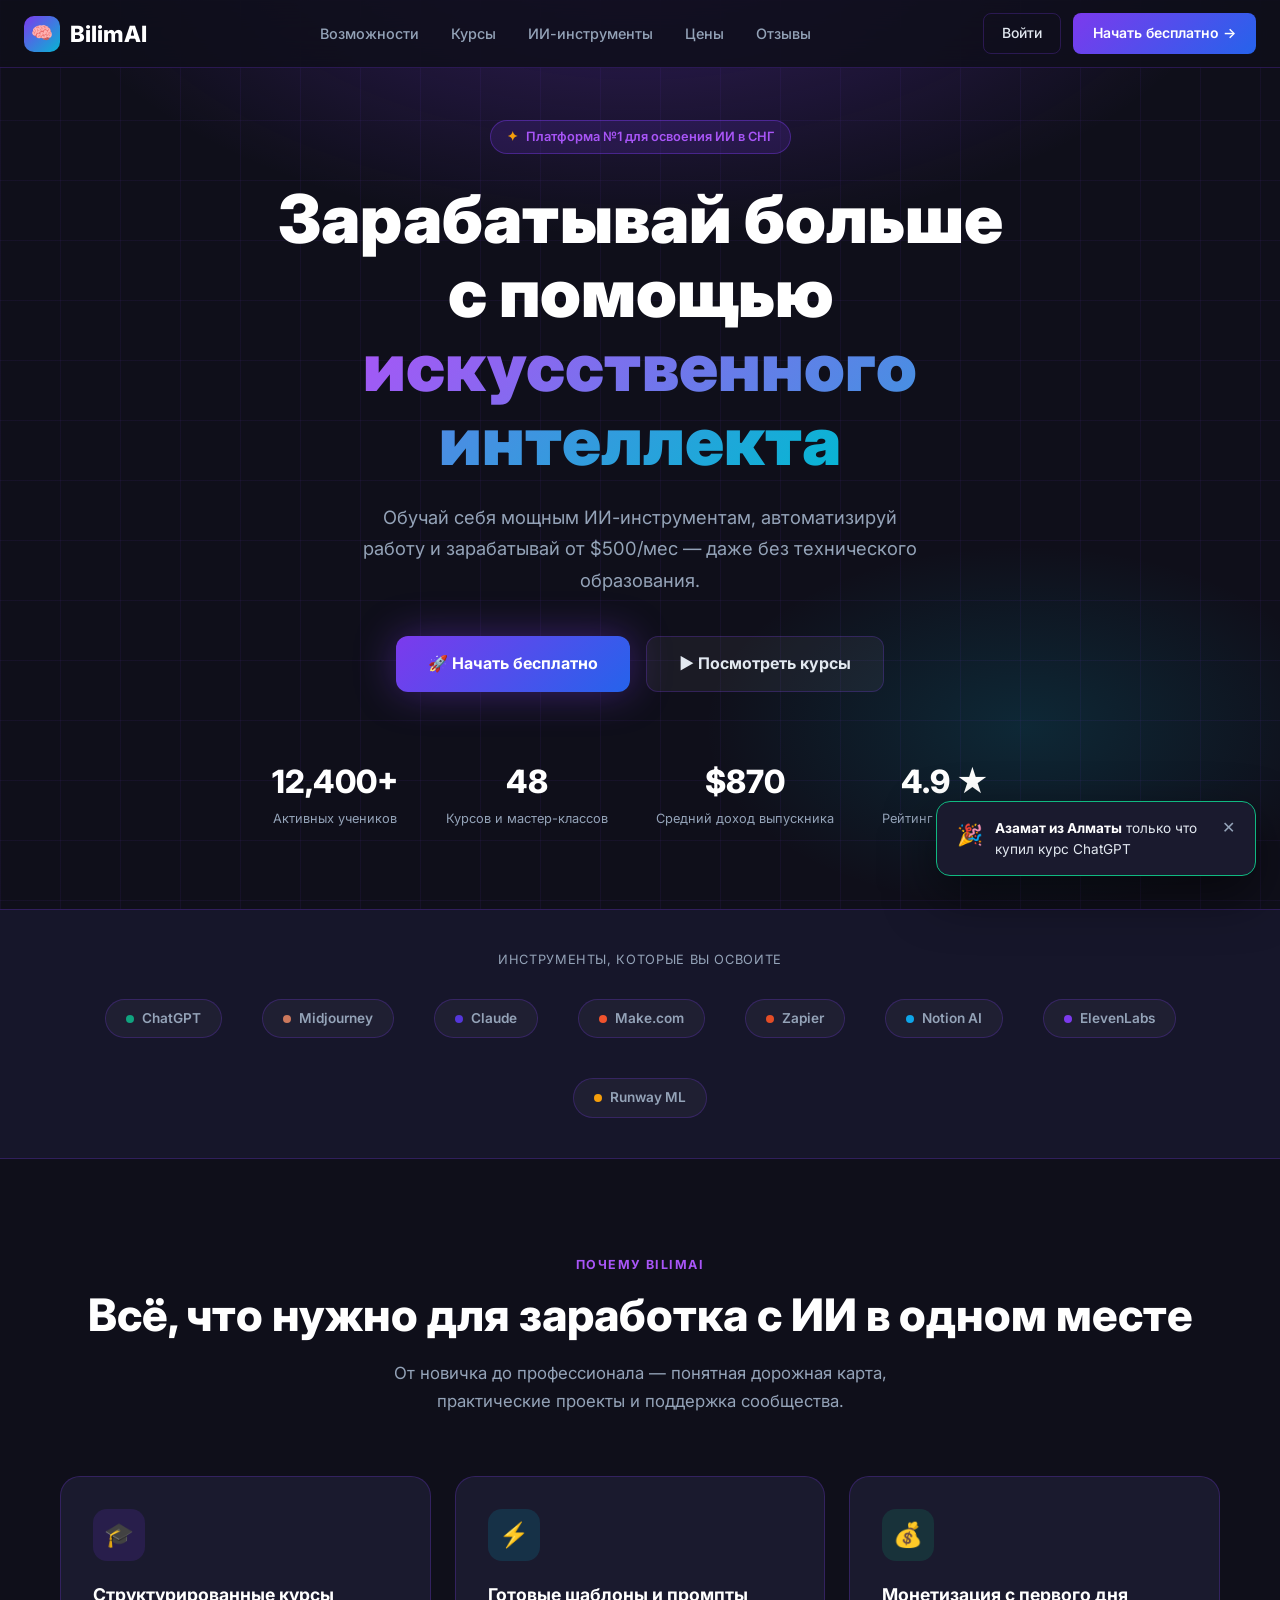
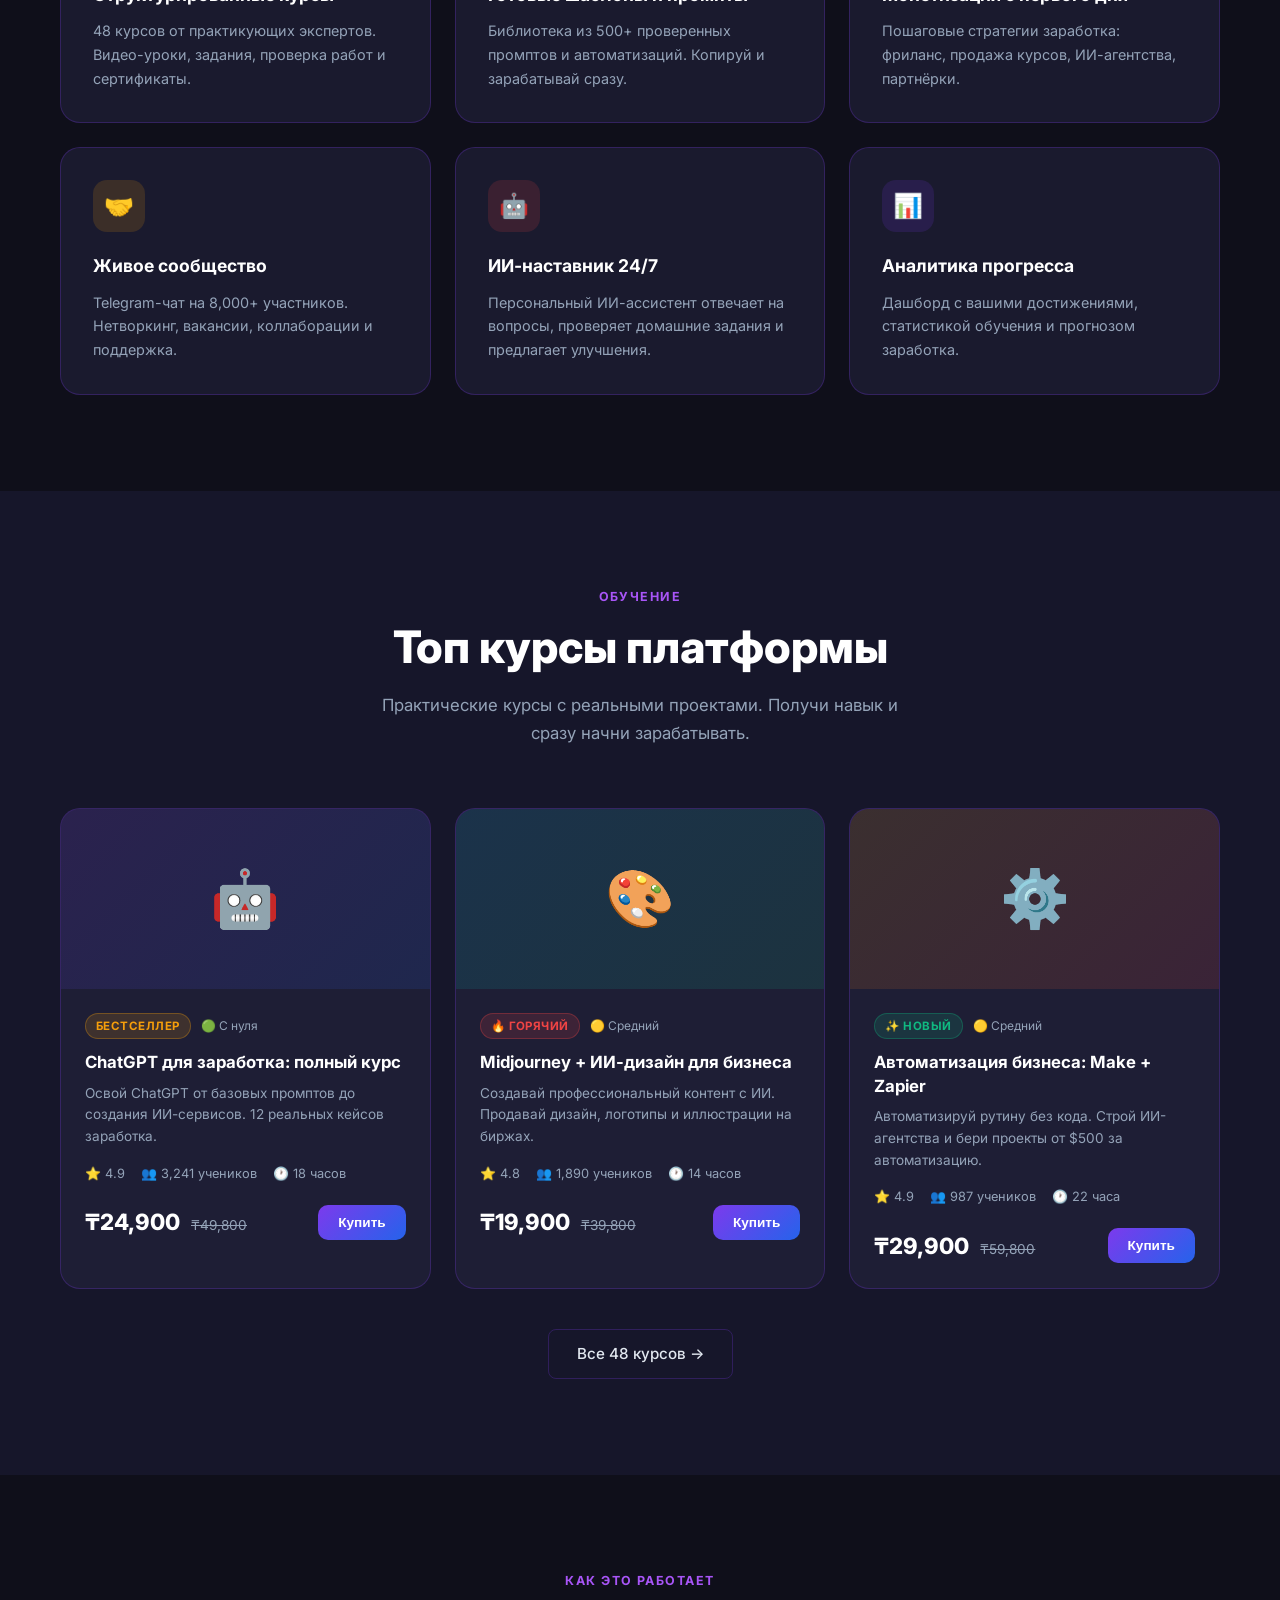
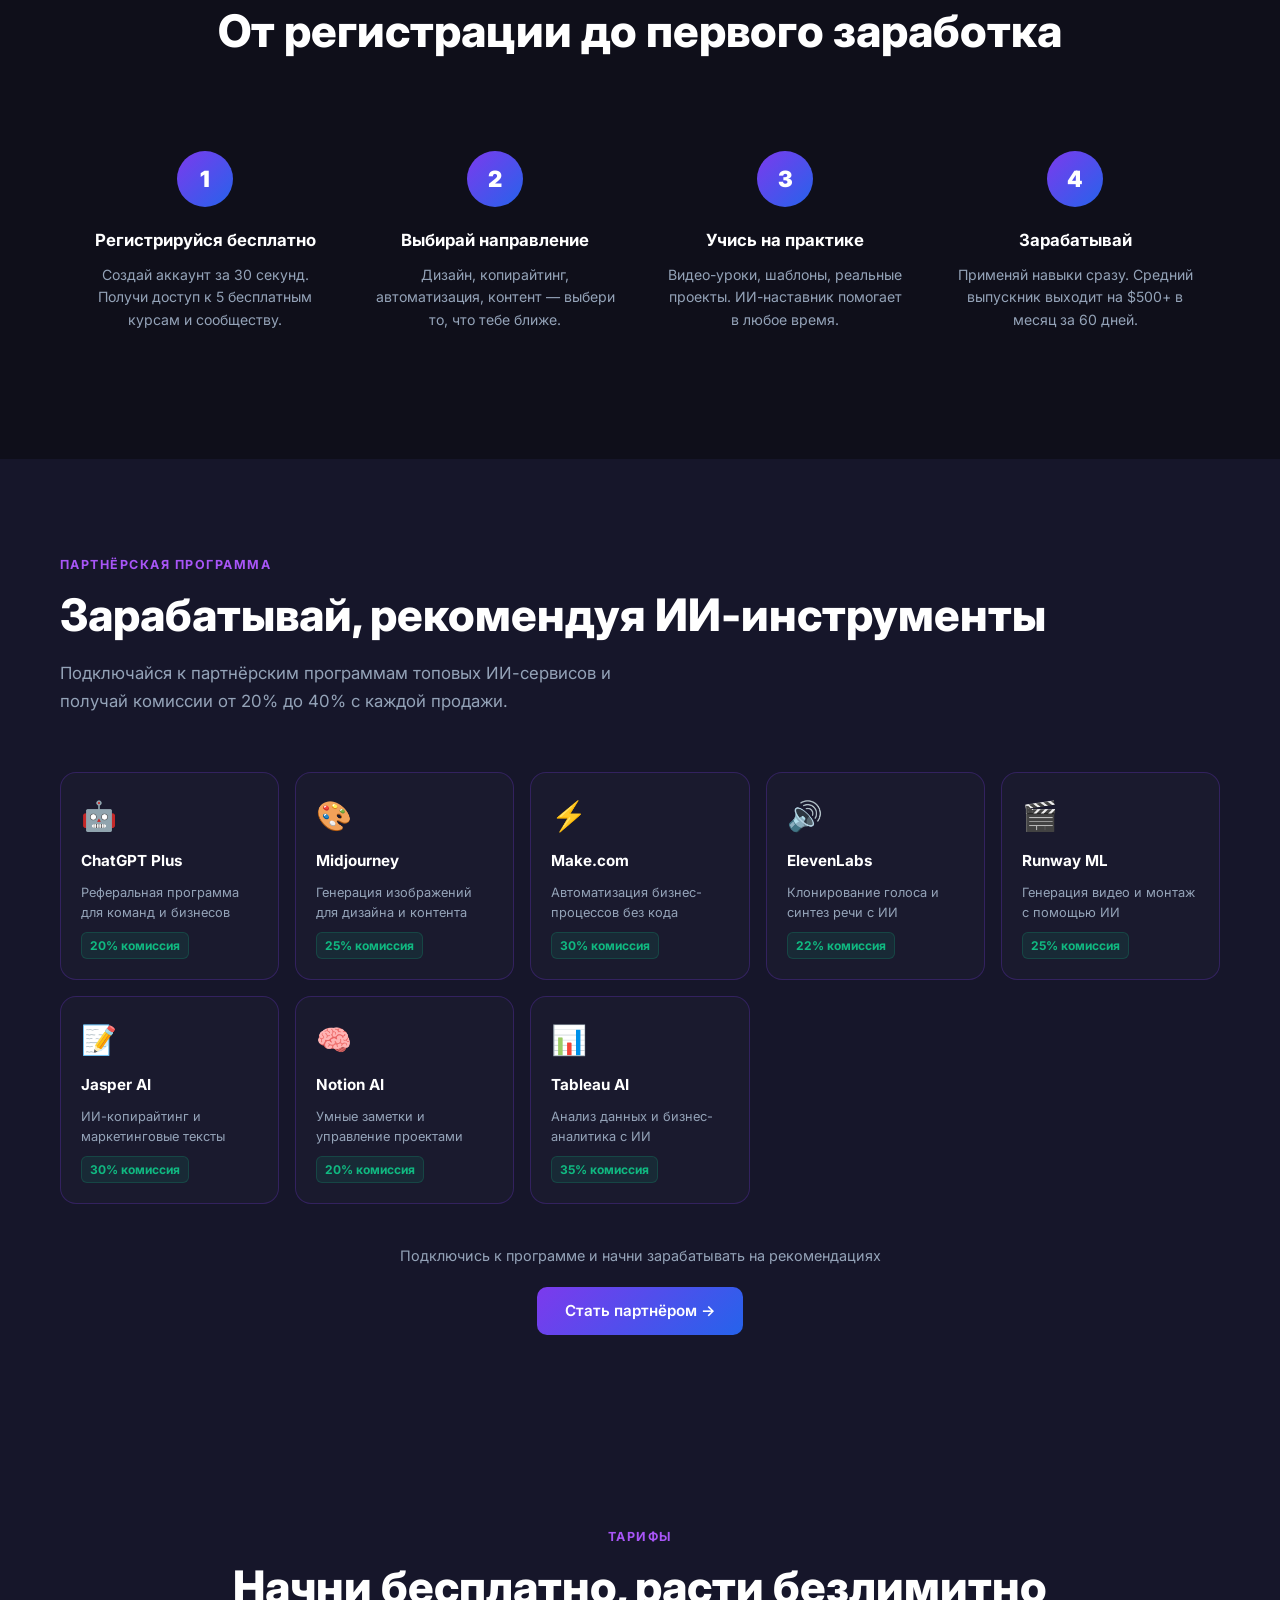
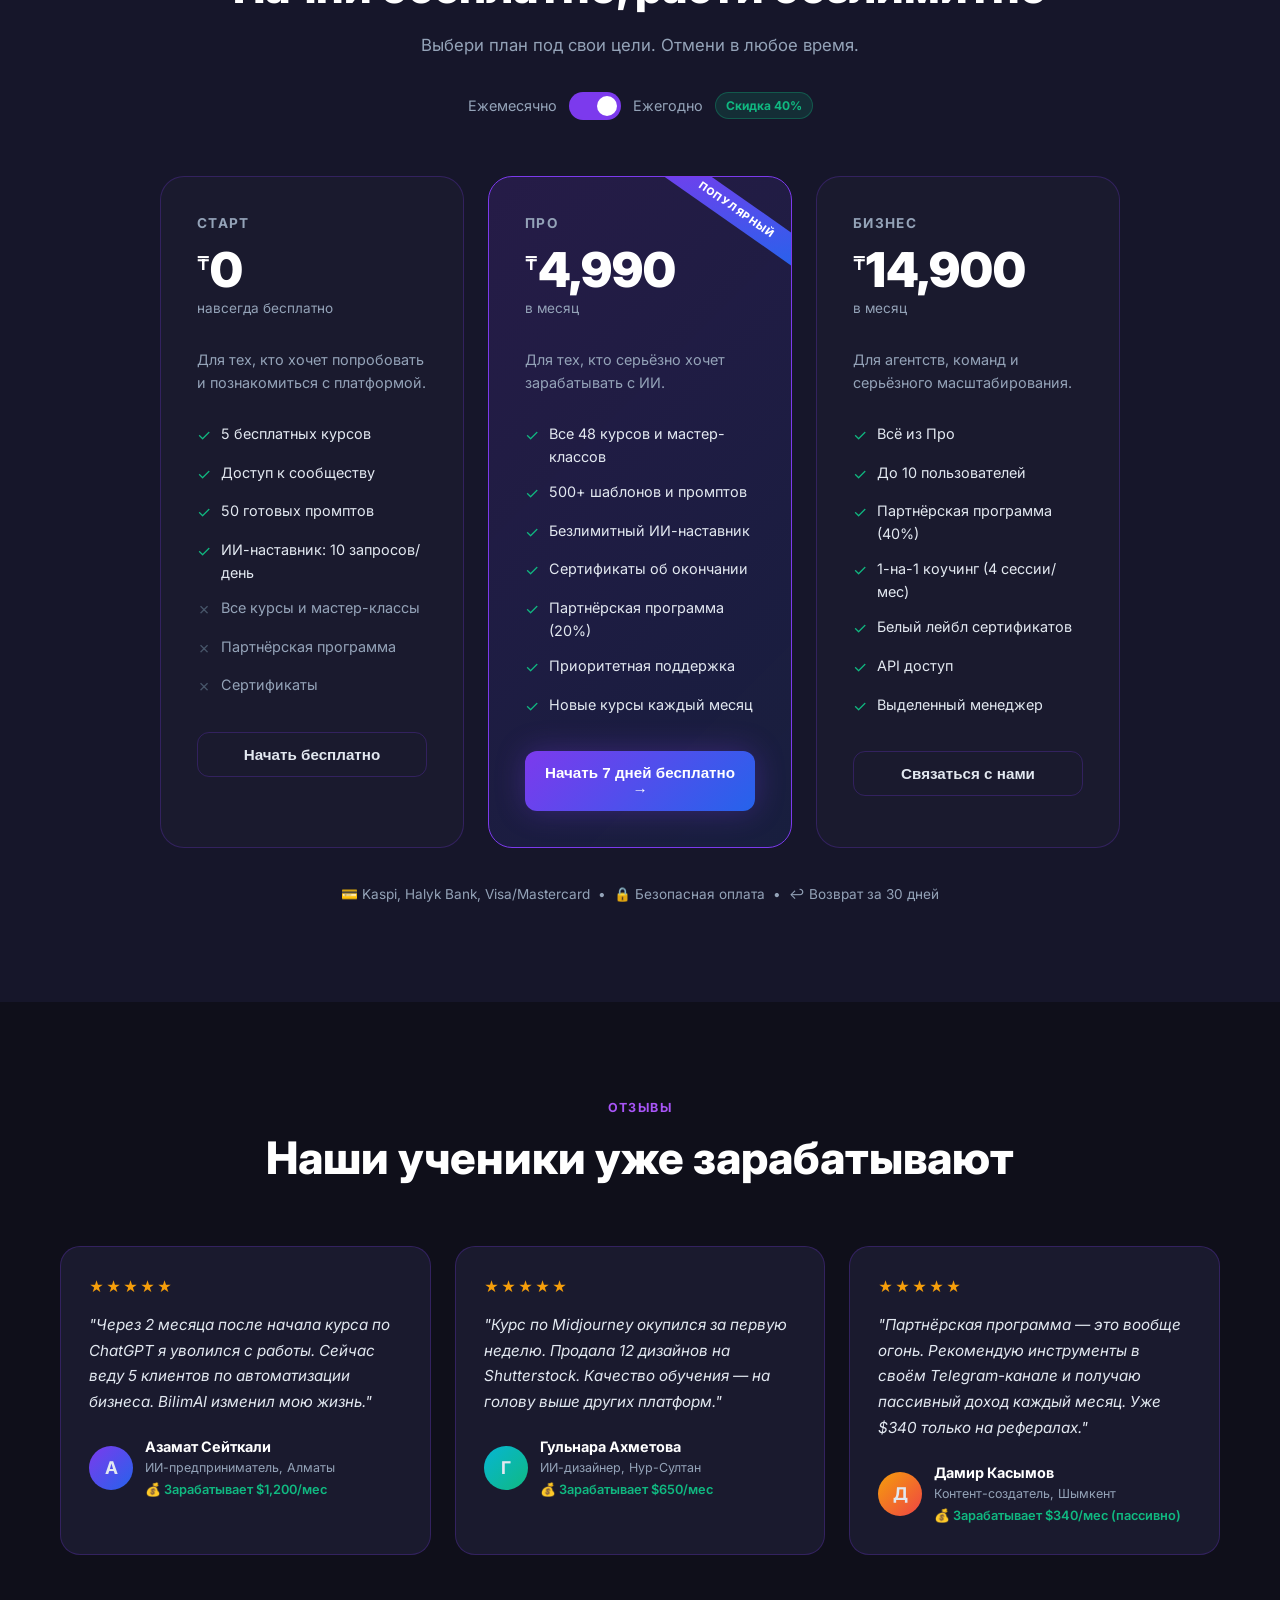
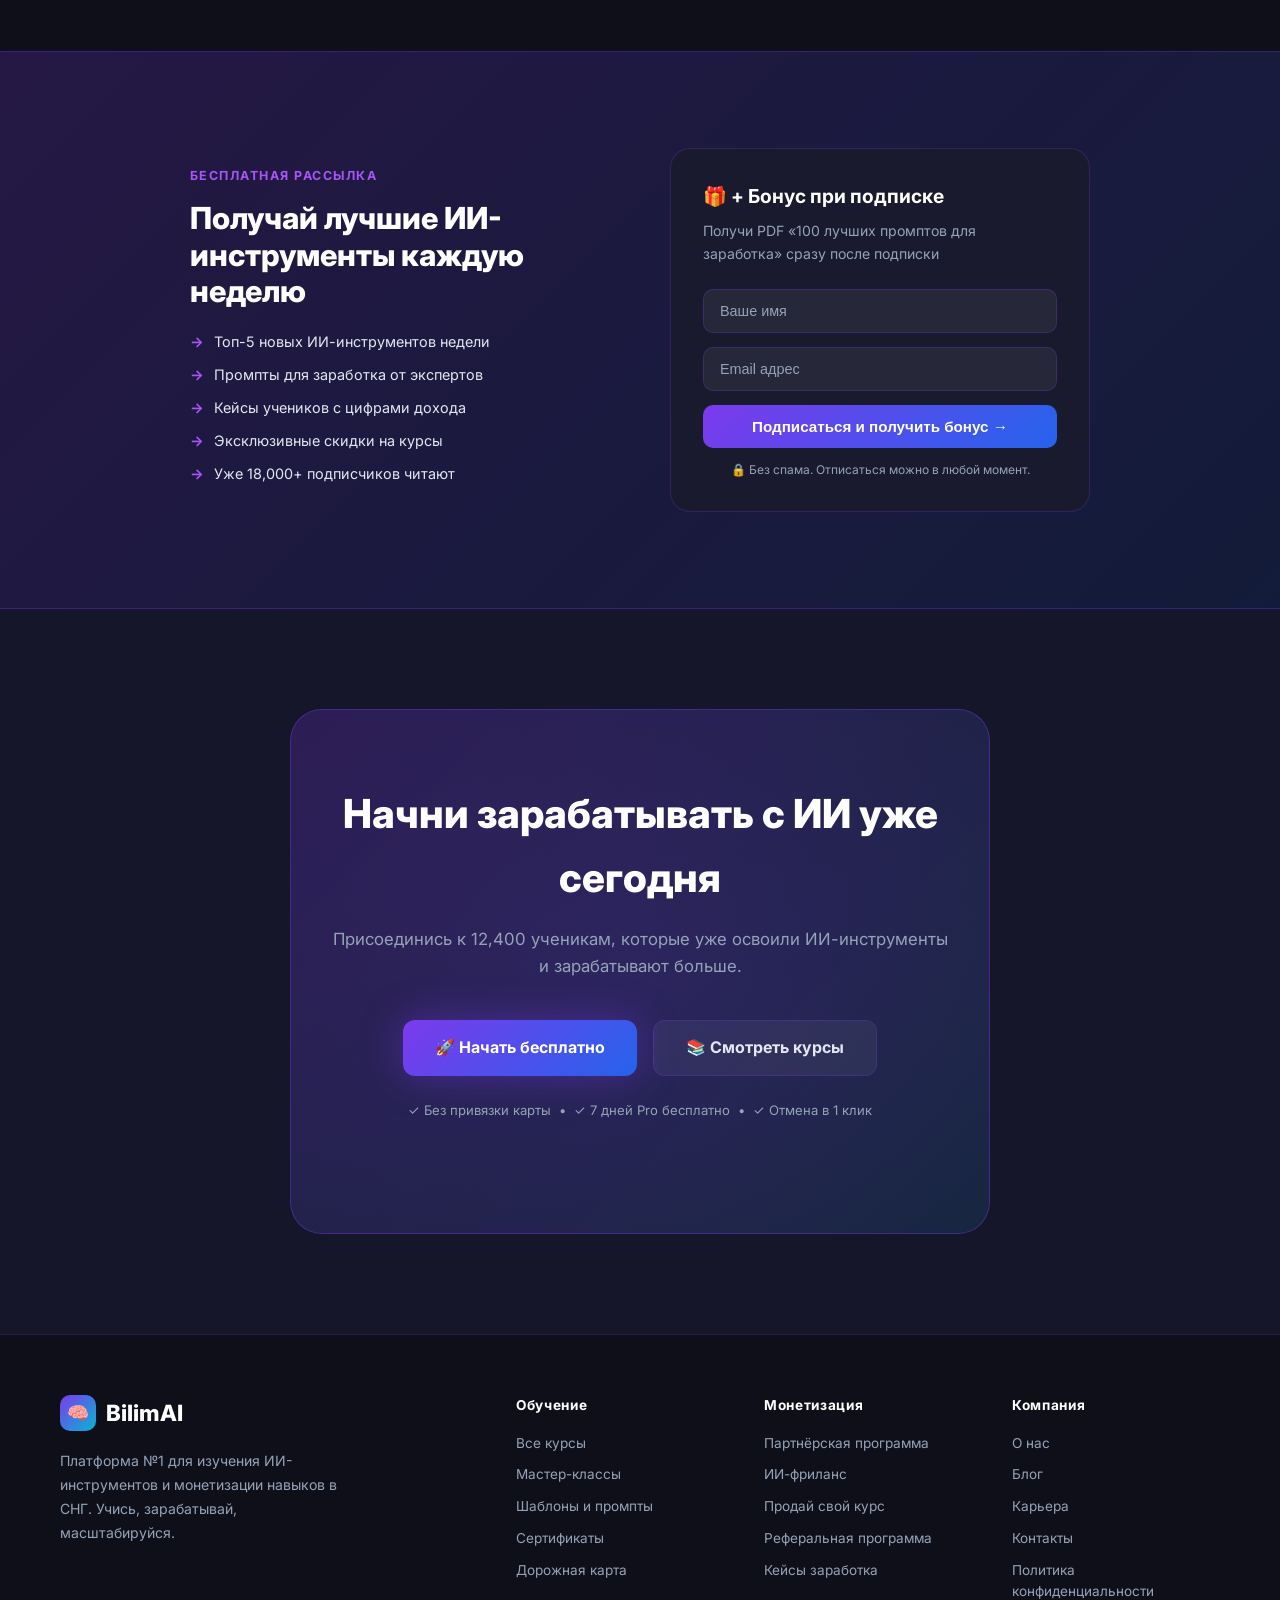
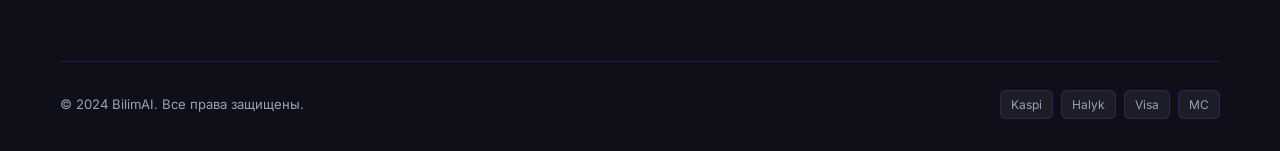
<file: index.html>
<!DOCTYPE html>
<html lang="ru">
<head>
  <meta charset="UTF-8" />
  <meta name="viewport" content="width=device-width, initial-scale=1.0" />
  <title>BilimAI — Освой ИИ и зарабатывай больше</title>
  <meta name="description" content="Лучшая платформа для изучения ИИ-инструментов. Курсы, автоматизация, заработок с ИИ." />
  <link rel="preconnect" href="https://fonts.googleapis.com" />
  <link href="https://fonts.googleapis.com/css2?family=Inter:wght@300;400;500;600;700;800;900&display=swap" rel="stylesheet" />
  <style>
    *, *::before, *::after { box-sizing: border-box; margin: 0; padding: 0; }

    :root {
      --purple: #7c3aed;
      --purple-light: #a855f7;
      --blue: #2563eb;
      --cyan: #06b6d4;
      --dark: #0f0f1a;
      --dark2: #16162a;
      --dark3: #1e1e35;
      --card: #1a1a2e;
      --border: rgba(124,58,237,0.25);
      --text: #e2e8f0;
      --muted: #94a3b8;
      --white: #ffffff;
      --green: #10b981;
      --gold: #f59e0b;
    }

    html { scroll-behavior: smooth; }

    body {
      font-family: 'Inter', sans-serif;
      background: var(--dark);
      color: var(--text);
      line-height: 1.6;
      overflow-x: hidden;
    }

    nav {
      position: fixed; top: 0; left: 0; right: 0; z-index: 100;
      background: rgba(15,15,26,0.85);
      backdrop-filter: blur(20px);
      border-bottom: 1px solid var(--border);
      padding: 0 24px;
      height: 68px;
      display: flex; align-items: center; justify-content: space-between;
    }
    .nav-logo {
      display: flex; align-items: center; gap: 10px;
      font-size: 1.4rem; font-weight: 800; color: var(--white);
      text-decoration: none;
    }
    .nav-logo .logo-icon {
      width: 36px; height: 36px;
      background: linear-gradient(135deg, var(--purple), var(--cyan));
      border-radius: 10px;
      display: flex; align-items: center; justify-content: center;
      font-size: 1.1rem;
    }
    .nav-links { display: flex; align-items: center; gap: 32px; }
    .nav-links a { color: var(--muted); text-decoration: none; font-size: 0.9rem; font-weight: 500; transition: color 0.2s; }
    .nav-links a:hover { color: var(--white); }
    .nav-actions { display: flex; align-items: center; gap: 12px; }
    .btn-ghost { padding: 8px 18px; border-radius: 8px; border: 1px solid var(--border); background: transparent; color: var(--text); font-size: 0.875rem; font-weight: 500; cursor: pointer; transition: all 0.2s; text-decoration: none; display: inline-flex; align-items: center; }
    .btn-ghost:hover { border-color: var(--purple-light); color: var(--white); }
    .btn-primary { padding: 9px 20px; border-radius: 8px; border: none; background: linear-gradient(135deg, var(--purple), var(--blue)); color: var(--white); font-size: 0.875rem; font-weight: 600; cursor: pointer; transition: all 0.2s; text-decoration: none; display: inline-flex; align-items: center; gap: 6px; }
    .btn-primary:hover { opacity: 0.9; transform: translateY(-1px); box-shadow: 0 8px 25px rgba(124,58,237,0.4); }

    .hero { min-height: 100vh; display: flex; align-items: center; justify-content: center; text-align: center; padding: 120px 24px 80px; position: relative; overflow: hidden; }
    .hero-bg { position: absolute; inset: 0; z-index: 0; background: radial-gradient(ellipse 80% 60% at 50% -10%, rgba(124,58,237,0.35) 0%, transparent 60%), radial-gradient(ellipse 50% 40% at 80% 80%, rgba(6,182,212,0.15) 0%, transparent 50%); }
    .hero-grid { position: absolute; inset: 0; z-index: 0; background-image: linear-gradient(rgba(124,58,237,0.07) 1px, transparent 1px), linear-gradient(90deg, rgba(124,58,237,0.07) 1px, transparent 1px); background-size: 60px 60px; }
    .hero-content { position: relative; z-index: 1; max-width: 800px; }
    .hero-badge { display: inline-flex; align-items: center; gap: 8px; background: rgba(124,58,237,0.15); border: 1px solid rgba(124,58,237,0.4); border-radius: 100px; padding: 6px 16px; margin-bottom: 28px; font-size: 0.8rem; font-weight: 600; color: var(--purple-light); }
    .hero-badge::before { content: '✦'; color: var(--gold); }
    h1 { font-size: clamp(2.4rem, 6vw, 4.2rem); font-weight: 900; line-height: 1.1; color: var(--white); margin-bottom: 24px; }
    h1 .gradient-text { background: linear-gradient(135deg, var(--purple-light), var(--cyan)); -webkit-background-clip: text; -webkit-text-fill-color: transparent; background-clip: text; }
    .hero-sub { font-size: 1.15rem; color: var(--muted); max-width: 560px; margin: 0 auto 40px; line-height: 1.7; }
    .hero-actions { display: flex; justify-content: center; gap: 16px; flex-wrap: wrap; }
    .btn-hero { padding: 14px 32px; border-radius: 12px; font-size: 1rem; font-weight: 700; cursor: pointer; transition: all 0.25s; text-decoration: none; display: inline-flex; align-items: center; gap: 8px; }
    .btn-hero-main { background: linear-gradient(135deg, var(--purple), var(--blue)); color: var(--white); border: none; box-shadow: 0 0 40px rgba(124,58,237,0.4); }
    .btn-hero-main:hover { transform: translateY(-2px); box-shadow: 0 12px 40px rgba(124,58,237,0.5); }
    .btn-hero-sec { background: rgba(255,255,255,0.05); border: 1px solid var(--border); color: var(--text); }
    .btn-hero-sec:hover { background: rgba(255,255,255,0.1); border-color: rgba(124,58,237,0.5); }
    .hero-stats { display: flex; justify-content: center; gap: 48px; margin-top: 64px; flex-wrap: wrap; }
    .stat { text-align: center; }
    .stat-num { font-size: 2rem; font-weight: 800; color: var(--white); }
    .stat-label { font-size: 0.8rem; color: var(--muted); margin-top: 2px; }

    section { padding: 96px 24px; }
    .section-label { font-size: 0.78rem; font-weight: 700; letter-spacing: 0.12em; text-transform: uppercase; color: var(--purple-light); margin-bottom: 14px; }
    .section-title { font-size: clamp(1.8rem, 4vw, 2.8rem); font-weight: 800; color: var(--white); line-height: 1.2; margin-bottom: 16px; }
    .section-sub { font-size: 1.05rem; color: var(--muted); max-width: 560px; line-height: 1.7; }
    .container { max-width: 1160px; margin: 0 auto; }
    .text-center { text-align: center; }
    .text-center .section-sub { margin: 0 auto; }

    .logos-section { padding: 40px 24px; border-top: 1px solid var(--border); border-bottom: 1px solid var(--border); background: var(--dark2); }
    .logos-label { text-align: center; font-size: 0.8rem; color: var(--muted); margin-bottom: 28px; letter-spacing: 0.05em; }
    .logos-row { display: flex; justify-content: center; align-items: center; gap: 40px; flex-wrap: wrap; }
    .logo-pill { display: flex; align-items: center; gap: 8px; background: rgba(255,255,255,0.04); border: 1px solid var(--border); border-radius: 100px; padding: 8px 20px; font-size: 0.85rem; font-weight: 600; color: var(--muted); transition: all 0.2s; }
    .logo-pill:hover { color: var(--white); border-color: var(--purple-light); }
    .logo-pill .dot { width: 8px; height: 8px; border-radius: 50%; }

    .features-grid { display: grid; grid-template-columns: repeat(auto-fit, minmax(300px, 1fr)); gap: 24px; margin-top: 60px; }
    .feature-card { background: var(--card); border: 1px solid var(--border); border-radius: 20px; padding: 32px; transition: all 0.3s; position: relative; overflow: hidden; }
    .feature-card::before { content: ''; position: absolute; inset: 0; border-radius: 20px; background: linear-gradient(135deg, rgba(124,58,237,0.08), transparent); opacity: 0; transition: opacity 0.3s; }
    .feature-card:hover { border-color: rgba(124,58,237,0.5); transform: translateY(-4px); }
    .feature-card:hover::before { opacity: 1; }
    .feature-icon { width: 52px; height: 52px; border-radius: 14px; margin-bottom: 20px; display: flex; align-items: center; justify-content: center; font-size: 1.5rem; }
    .feature-title { font-size: 1.1rem; font-weight: 700; color: var(--white); margin-bottom: 10px; }
    .feature-desc { font-size: 0.9rem; color: var(--muted); line-height: 1.65; }

    .courses-section { background: var(--dark2); }
    .courses-grid { display: grid; grid-template-columns: repeat(auto-fit, minmax(320px, 1fr)); gap: 24px; margin-top: 60px; }
    .course-card { background: var(--dark3); border: 1px solid var(--border); border-radius: 20px; overflow: hidden; transition: all 0.3s; }
    .course-card:hover { border-color: rgba(124,58,237,0.5); transform: translateY(-4px); box-shadow: 0 20px 50px rgba(0,0,0,0.4); }
    .course-thumb { height: 180px; display: flex; align-items: center; justify-content: center; font-size: 3.5rem; position: relative; overflow: hidden; }
    .course-body { padding: 24px; }
    .course-meta { display: flex; align-items: center; gap: 10px; margin-bottom: 12px; }
    .course-tag { font-size: 0.72rem; font-weight: 700; padding: 3px 10px; border-radius: 100px; letter-spacing: 0.04em; }
    .tag-hot { background: rgba(239,68,68,0.15); color: #ef4444; border: 1px solid rgba(239,68,68,0.3); }
    .tag-new { background: rgba(16,185,129,0.15); color: #10b981; border: 1px solid rgba(16,185,129,0.3); }
    .tag-bestseller { background: rgba(245,158,11,0.15); color: #f59e0b; border: 1px solid rgba(245,158,11,0.3); }
    .course-level { font-size: 0.75rem; color: var(--muted); }
    .course-title { font-size: 1.05rem; font-weight: 700; color: var(--white); margin-bottom: 8px; line-height: 1.4; }
    .course-desc { font-size: 0.85rem; color: var(--muted); margin-bottom: 16px; line-height: 1.6; }
    .course-stats { display: flex; gap: 16px; margin-bottom: 20px; }
    .course-stat { font-size: 0.8rem; color: var(--muted); display: flex; align-items: center; gap: 4px; }
    .course-footer { display: flex; align-items: center; justify-content: space-between; }
    .course-price { font-size: 1.4rem; font-weight: 800; color: var(--white); }
    .course-price span { font-size: 0.85rem; color: var(--muted); text-decoration: line-through; margin-left: 6px; font-weight: 400; }
    .btn-course { padding: 10px 20px; border-radius: 10px; font-size: 0.85rem; font-weight: 600; background: linear-gradient(135deg, var(--purple), var(--blue)); color: var(--white); border: none; cursor: pointer; transition: all 0.2s; }
    .btn-course:hover { opacity: 0.9; transform: translateY(-1px); }

    .tools-grid { display: grid; grid-template-columns: repeat(auto-fill, minmax(200px, 1fr)); gap: 16px; margin-top: 56px; }
    .tool-card { background: var(--card); border: 1px solid var(--border); border-radius: 16px; padding: 20px; display: flex; flex-direction: column; gap: 10px; transition: all 0.2s; cursor: pointer; text-decoration: none; }
    .tool-card:hover { border-color: rgba(124,58,237,0.5); transform: translateY(-3px); }
    .tool-icon { font-size: 1.8rem; }
    .tool-name { font-size: 0.95rem; font-weight: 700; color: var(--white); }
    .tool-desc { font-size: 0.8rem; color: var(--muted); line-height: 1.5; }
    .tool-commission { font-size: 0.75rem; font-weight: 700; color: var(--green); background: rgba(16,185,129,0.1); border: 1px solid rgba(16,185,129,0.2); border-radius: 6px; padding: 3px 8px; align-self: flex-start; }

    .pricing-section { background: var(--dark2); }
    .pricing-toggle { display: flex; align-items: center; justify-content: center; gap: 12px; margin: 32px 0 56px; }
    .toggle-label { font-size: 0.9rem; color: var(--muted); }
    .toggle-switch { width: 52px; height: 28px; background: var(--purple); border-radius: 100px; position: relative; cursor: pointer; transition: background 0.2s; }
    .toggle-switch::after { content: ''; position: absolute; top: 4px; left: 4px; width: 20px; height: 20px; background: white; border-radius: 50%; transition: transform 0.2s; transform: translateX(24px); }
    .discount-badge { background: rgba(16,185,129,0.15); color: var(--green); border: 1px solid rgba(16,185,129,0.3); border-radius: 100px; font-size: 0.75rem; font-weight: 700; padding: 3px 10px; }
    .pricing-grid { display: grid; grid-template-columns: repeat(auto-fit, minmax(280px, 1fr)); gap: 24px; max-width: 960px; margin: 0 auto; }
    .price-card { background: var(--card); border: 1px solid var(--border); border-radius: 24px; padding: 36px; position: relative; overflow: hidden; }
    .price-card.featured { border-color: var(--purple); background: linear-gradient(135deg, rgba(124,58,237,0.15), rgba(37,99,235,0.1)); }
    .price-card.featured::before { content: 'ПОПУЛЯРНЫЙ'; position: absolute; top: 20px; right: -30px; background: linear-gradient(135deg, var(--purple), var(--blue)); color: white; font-size: 0.65rem; font-weight: 800; letter-spacing: 0.1em; padding: 5px 40px; transform: rotate(35deg); }
    .plan-name { font-size: 0.85rem; font-weight: 700; color: var(--muted); letter-spacing: 0.1em; text-transform: uppercase; margin-bottom: 12px; }
    .plan-price { font-size: 3rem; font-weight: 900; color: var(--white); line-height: 1; margin-bottom: 4px; }
    .plan-price sup { font-size: 1.2rem; font-weight: 600; }
    .plan-period { font-size: 0.85rem; color: var(--muted); margin-bottom: 28px; }
    .plan-desc { font-size: 0.9rem; color: var(--muted); margin-bottom: 28px; line-height: 1.6; }
    .plan-features { list-style: none; margin-bottom: 32px; }
    .plan-features li { display: flex; align-items: flex-start; gap: 10px; font-size: 0.9rem; color: var(--text); margin-bottom: 12px; }
    .plan-features li .check { color: var(--green); font-size: 1rem; flex-shrink: 0; margin-top: 1px; }
    .plan-features li .cross { color: #475569; font-size: 1rem; flex-shrink: 0; margin-top: 1px; }
    .btn-plan { width: 100%; padding: 13px; border-radius: 12px; font-size: 0.95rem; font-weight: 700; cursor: pointer; transition: all 0.2s; border: none; }
    .btn-plan-outline { background: transparent; color: var(--text); border: 1px solid var(--border); }
    .btn-plan-outline:hover { border-color: var(--purple-light); color: var(--white); }
    .btn-plan-filled { background: linear-gradient(135deg, var(--purple), var(--blue)); color: white; box-shadow: 0 0 30px rgba(124,58,237,0.3); }
    .btn-plan-filled:hover { transform: translateY(-2px); box-shadow: 0 10px 40px rgba(124,58,237,0.5); }

    .testimonials-grid { display: grid; grid-template-columns: repeat(auto-fit, minmax(300px, 1fr)); gap: 24px; margin-top: 60px; }
    .testimonial { background: var(--card); border: 1px solid var(--border); border-radius: 20px; padding: 28px; }
    .stars { color: var(--gold); font-size: 0.9rem; margin-bottom: 14px; letter-spacing: 2px; }
    .testimonial-text { font-size: 0.95rem; color: var(--text); line-height: 1.7; margin-bottom: 20px; font-style: italic; }
    .testimonial-author { display: flex; align-items: center; gap: 12px; }
    .author-avatar { width: 44px; height: 44px; border-radius: 50%; display: flex; align-items: center; justify-content: center; font-size: 1.1rem; font-weight: 700; flex-shrink: 0; }
    .author-name { font-size: 0.9rem; font-weight: 700; color: var(--white); }
    .author-role { font-size: 0.78rem; color: var(--muted); }
    .author-earn { font-size: 0.8rem; color: var(--green); font-weight: 600; margin-top: 2px; }

    .newsletter-section { background: linear-gradient(135deg, rgba(124,58,237,0.2), rgba(37,99,235,0.15)); border-top: 1px solid rgba(124,58,237,0.3); border-bottom: 1px solid rgba(124,58,237,0.3); }
    .newsletter-inner { display: grid; grid-template-columns: 1fr 1fr; gap: 60px; align-items: center; max-width: 900px; margin: 0 auto; }
    .newsletter-perks { list-style: none; margin-top: 20px; }
    .newsletter-perks li { display: flex; align-items: center; gap: 10px; font-size: 0.9rem; color: var(--text); margin-bottom: 10px; }
    .newsletter-perks li::before { content: '→'; color: var(--purple-light); font-weight: 700; }
    .newsletter-form { display: flex; flex-direction: column; gap: 14px; }
    .input-field { width: 100%; padding: 13px 16px; border-radius: 10px; background: rgba(255,255,255,0.06); border: 1px solid var(--border); color: var(--white); font-size: 0.9rem; outline: none; transition: border-color 0.2s; }
    .input-field::placeholder { color: var(--muted); }
    .input-field:focus { border-color: var(--purple-light); }
    .btn-subscribe { width: 100%; padding: 13px; border-radius: 10px; border: none; background: linear-gradient(135deg, var(--purple), var(--blue)); color: white; font-size: 0.95rem; font-weight: 700; cursor: pointer; transition: all 0.2s; }
    .btn-subscribe:hover { transform: translateY(-2px); box-shadow: 0 10px 30px rgba(124,58,237,0.4); }
    .form-note { font-size: 0.75rem; color: var(--muted); text-align: center; }

    .steps-grid { display: grid; grid-template-columns: repeat(auto-fit, minmax(240px, 1fr)); gap: 0; margin-top: 60px; position: relative; }
    .step { text-align: center; padding: 32px 24px; position: relative; }
    .step-num { width: 56px; height: 56px; border-radius: 50%; background: linear-gradient(135deg, var(--purple), var(--blue)); color: white; font-size: 1.4rem; font-weight: 900; display: flex; align-items: center; justify-content: center; margin: 0 auto 20px; position: relative; z-index: 1; }
    .step-title { font-size: 1.05rem; font-weight: 700; color: var(--white); margin-bottom: 10px; }
    .step-desc { font-size: 0.88rem; color: var(--muted); line-height: 1.6; }

    .cta-section { text-align: center; padding: 100px 24px; background: var(--dark2); }
    .cta-card { background: linear-gradient(135deg, rgba(124,58,237,0.2), rgba(6,182,212,0.1)); border: 1px solid rgba(124,58,237,0.4); border-radius: 32px; padding: 72px 40px; max-width: 700px; margin: 0 auto; position: relative; overflow: hidden; }
    .cta-card::before { content: ''; position: absolute; top: -50%; left: -50%; width: 200%; height: 200%; background: radial-gradient(ellipse at center, rgba(124,58,237,0.15) 0%, transparent 60%); animation: pulse-glow 4s ease-in-out infinite; }
    @keyframes pulse-glow { 0%, 100% { transform: scale(1); opacity: 1; } 50% { transform: scale(1.1); opacity: 0.7; } }
    .cta-card h2 { font-size: clamp(1.8rem, 4vw, 2.5rem); font-weight: 800; color: var(--white); margin-bottom: 16px; position: relative; }
    .cta-card p { font-size: 1.05rem; color: var(--muted); margin-bottom: 40px; line-height: 1.6; position: relative; }
    .cta-actions { display: flex; justify-content: center; gap: 16px; flex-wrap: wrap; position: relative; }

    footer { background: var(--dark); border-top: 1px solid var(--border); padding: 60px 24px 32px; }
    .footer-grid { display: grid; grid-template-columns: 2fr 1fr 1fr 1fr; gap: 40px; max-width: 1160px; margin: 0 auto 48px; }
    .footer-brand p { font-size: 0.88rem; color: var(--muted); line-height: 1.7; margin-top: 14px; max-width: 280px; }
    .footer-col h4 { font-size: 0.85rem; font-weight: 700; color: var(--white); margin-bottom: 16px; letter-spacing: 0.05em; }
    .footer-col a { display: block; font-size: 0.85rem; color: var(--muted); text-decoration: none; margin-bottom: 10px; transition: color 0.2s; }
    .footer-col a:hover { color: var(--white); }
    .footer-bottom { max-width: 1160px; margin: 0 auto; display: flex; justify-content: space-between; align-items: center; border-top: 1px solid var(--border); padding-top: 28px; font-size: 0.82rem; color: var(--muted); flex-wrap: wrap; gap: 12px; }
    .footer-payment { display: flex; gap: 8px; }
    .payment-icon { padding: 4px 10px; background: rgba(255,255,255,0.06); border: 1px solid var(--border); border-radius: 6px; font-size: 0.75rem; color: var(--muted); }

    .notification { position: fixed; bottom: 24px; right: 24px; z-index: 999; background: var(--card); border: 1px solid var(--green); border-radius: 14px; padding: 16px 20px; max-width: 320px; display: flex; align-items: flex-start; gap: 12px; box-shadow: 0 20px 50px rgba(0,0,0,0.5); transform: translateX(400px); transition: transform 0.4s ease; }
    .notif-icon { font-size: 1.3rem; flex-shrink: 0; }
    .notif-text { font-size: 0.85rem; color: var(--text); line-height: 1.5; }
    .notif-name { font-weight: 700; color: var(--white); }
    .notif-close { background: none; border: none; color: var(--muted); cursor: pointer; font-size: 1rem; flex-shrink: 0; padding: 0; margin-left: auto; }

    .hamburger { display: none; flex-direction: column; gap: 5px; cursor: pointer; padding: 4px; }
    .hamburger span { width: 24px; height: 2px; background: var(--text); border-radius: 2px; }

    @media (max-width: 768px) {
      .nav-links, .nav-actions .btn-ghost { display: none; }
      .hamburger { display: flex; }
      .footer-grid { grid-template-columns: 1fr 1fr; }
      .newsletter-inner { grid-template-columns: 1fr; }
      .hero-stats { gap: 28px; }
      .stat-num { font-size: 1.5rem; }
    }
    @media (max-width: 480px) {
      .footer-grid { grid-template-columns: 1fr; }
      .pricing-grid { grid-template-columns: 1fr; }
      nav { padding: 0 16px; }
    }

    .fade-up { opacity: 0; transform: translateY(30px); transition: opacity 0.6s ease, transform 0.6s ease; }
    .fade-up.visible { opacity: 1; transform: translateY(0); }

    .particles { position: absolute; inset: 0; overflow: hidden; z-index: 0; pointer-events: none; }
    .particle { position: absolute; width: 3px; height: 3px; background: var(--purple-light); border-radius: 50%; animation: float-particle linear infinite; opacity: 0; }
    @keyframes float-particle { 0% { transform: translateY(100vh) translateX(0); opacity: 0; } 10% { opacity: 0.6; } 90% { opacity: 0.3; } 100% { transform: translateY(-100px) translateX(50px); opacity: 0; } }
  </style>
</head>
<body>

<nav>
  <a href="#" class="nav-logo">
    <div class="logo-icon">🧠</div>
    BilimAI
  </a>
  <div class="nav-links">
    <a href="#features">Возможности</a>
    <a href="#courses">Курсы</a>
    <a href="#tools">ИИ-инструменты</a>
    <a href="#pricing">Цены</a>
    <a href="#reviews">Отзывы</a>
  </div>
  <div class="nav-actions">
    <a href="#" class="btn-ghost">Войти</a>
    <a href="#pricing" class="btn-primary">Начать бесплатно →</a>
  </div>
  <div class="hamburger" onclick="toggleMenu()">
    <span></span><span></span><span></span>
  </div>
</nav>

<section class="hero">
  <div class="hero-bg"></div>
  <div class="hero-grid"></div>
  <div class="particles" id="particles"></div>
  <div class="hero-content">
    <div class="hero-badge">Платформа №1 для освоения ИИ в СНГ</div>
    <h1>Зарабатывай больше<br>с помощью <span class="gradient-text">искусственного интеллекта</span></h1>
    <p class="hero-sub">Обучай себя мощным ИИ-инструментам, автоматизируй работу и зарабатывай от $500/мес — даже без технического образования.</p>
    <div class="hero-actions">
      <a href="#pricing" class="btn-hero btn-hero-main">🚀 Начать бесплатно</a>
      <a href="#courses" class="btn-hero btn-hero-sec">▶ Посмотреть курсы</a>
    </div>
    <div class="hero-stats">
      <div class="stat"><div class="stat-num">12,400+</div><div class="stat-label">Активных учеников</div></div>
      <div class="stat"><div class="stat-num">48</div><div class="stat-label">Курсов и мастер-классов</div></div>
      <div class="stat"><div class="stat-num">$870</div><div class="stat-label">Средний доход выпускника</div></div>
      <div class="stat"><div class="stat-num">4.9 ★</div><div class="stat-label">Рейтинг платформы</div></div>
    </div>
  </div>
</section>

<div class="logos-section">
  <p class="logos-label">ИНСТРУМЕНТЫ, КОТОРЫЕ ВЫ ОСВОИТЕ</p>
  <div class="logos-row">
    <div class="logo-pill"><div class="dot" style="background:#10a37f"></div>ChatGPT</div>
    <div class="logo-pill"><div class="dot" style="background:#cc785c"></div>Midjourney</div>
    <div class="logo-pill"><div class="dot" style="background:#5436da"></div>Claude</div>
    <div class="logo-pill"><div class="dot" style="background:#f0532d"></div>Make.com</div>
    <div class="logo-pill"><div class="dot" style="background:#e44d26"></div>Zapier</div>
    <div class="logo-pill"><div class="dot" style="background:#0ea5e9"></div>Notion AI</div>
    <div class="logo-pill"><div class="dot" style="background:#7c3aed"></div>ElevenLabs</div>
    <div class="logo-pill"><div class="dot" style="background:#f59e0b"></div>Runway ML</div>
  </div>
</div>

<section id="features">
  <div class="container">
    <div class="text-center fade-up">
      <div class="section-label">Почему BilimAI</div>
      <h2 class="section-title">Всё, что нужно для заработка с ИИ в одном месте</h2>
      <p class="section-sub">От новичка до профессионала — понятная дорожная карта, практические проекты и поддержка сообщества.</p>
    </div>
    <div class="features-grid">
      <div class="feature-card fade-up"><div class="feature-icon" style="background: rgba(124,58,237,0.15);">🎓</div><div class="feature-title">Структурированные курсы</div><div class="feature-desc">48 курсов от практикующих экспертов. Видео-уроки, задания, проверка работ и сертификаты.</div></div>
      <div class="feature-card fade-up"><div class="feature-icon" style="background: rgba(6,182,212,0.15);">⚡</div><div class="feature-title">Готовые шаблоны и промпты</div><div class="feature-desc">Библиотека из 500+ проверенных промптов и автоматизаций. Копируй и зарабатывай сразу.</div></div>
      <div class="feature-card fade-up"><div class="feature-icon" style="background: rgba(16,185,129,0.15);">💰</div><div class="feature-title">Монетизация с первого дня</div><div class="feature-desc">Пошаговые стратегии заработка: фриланс, продажа курсов, ИИ-агентства, партнёрки.</div></div>
      <div class="feature-card fade-up"><div class="feature-icon" style="background: rgba(245,158,11,0.15);">🤝</div><div class="feature-title">Живое сообщество</div><div class="feature-desc">Telegram-чат на 8,000+ участников. Нетворкинг, вакансии, коллаборации и поддержка.</div></div>
      <div class="feature-card fade-up"><div class="feature-icon" style="background: rgba(239,68,68,0.15);">🤖</div><div class="feature-title">ИИ-наставник 24/7</div><div class="feature-desc">Персональный ИИ-ассистент отвечает на вопросы, проверяет домашние задания и предлагает улучшения.</div></div>
      <div class="feature-card fade-up"><div class="feature-icon" style="background: rgba(124,58,237,0.15);">📊</div><div class="feature-title">Аналитика прогресса</div><div class="feature-desc">Дашборд с вашими достижениями, статистикой обучения и прогнозом заработка.</div></div>
    </div>
  </div>
</section>

<section id="courses" class="courses-section">
  <div class="container">
    <div class="text-center fade-up"><div class="section-label">Обучение</div><h2 class="section-title">Топ курсы платформы</h2><p class="section-sub">Практические курсы с реальными проектами. Получи навык и сразу начни зарабатывать.</p></div>
    <div class="courses-grid">
      <div class="course-card fade-up">
        <div class="course-thumb" style="background: linear-gradient(135deg, #7c3aed22, #2563eb22);">🤖</div>
        <div class="course-body">
          <div class="course-meta"><span class="course-tag tag-bestseller">БЕСТСЕЛЛЕР</span><span class="course-level">🟢 С нуля</span></div>
          <div class="course-title">ChatGPT для заработка: полный курс</div>
          <div class="course-desc">Освой ChatGPT от базовых промптов до создания ИИ-сервисов. 12 реальных кейсов заработка.</div>
          <div class="course-stats"><span class="course-stat">⭐ 4.9</span><span class="course-stat">👥 3,241 учеников</span><span class="course-stat">🕐 18 часов</span></div>
          <div class="course-footer"><div class="course-price">₸24,900 <span>₸49,800</span></div><button class="btn-course" onclick="addToCart(this)">Купить</button></div>
        </div>
      </div>
      <div class="course-card fade-up">
        <div class="course-thumb" style="background: linear-gradient(135deg, #06b6d422, #10b98122);">🎨</div>
        <div class="course-body">
          <div class="course-meta"><span class="course-tag tag-hot">🔥 ГОРЯЧИЙ</span><span class="course-level">🟡 Средний</span></div>
          <div class="course-title">Midjourney + ИИ-дизайн для бизнеса</div>
          <div class="course-desc">Создавай профессиональный контент с ИИ. Продавай дизайн, логотипы и иллюстрации на биржах.</div>
          <div class="course-stats"><span class="course-stat">⭐ 4.8</span><span class="course-stat">👥 1,890 учеников</span><span class="course-stat">🕐 14 часов</span></div>
          <div class="course-footer"><div class="course-price">₸19,900 <span>₸39,800</span></div><button class="btn-course" onclick="addToCart(this)">Купить</button></div>
        </div>
      </div>
      <div class="course-card fade-up">
        <div class="course-thumb" style="background: linear-gradient(135deg, #f59e0b22, #ef444422);">⚙️</div>
        <div class="course-body">
          <div class="course-meta"><span class="course-tag tag-new">✨ НОВЫЙ</span><span class="course-level">🟡 Средний</span></div>
          <div class="course-title">Автоматизация бизнеса: Make + Zapier</div>
          <div class="course-desc">Автоматизируй рутину без кода. Строй ИИ-агентства и бери проекты от $500 за автоматизацию.</div>
          <div class="course-stats"><span class="course-stat">⭐ 4.9</span><span class="course-stat">👥 987 учеников</span><span class="course-stat">🕐 22 часа</span></div>
          <div class="course-footer"><div class="course-price">₸29,900 <span>₸59,800</span></div><button class="btn-course" onclick="addToCart(this)">Купить</button></div>
        </div>
      </div>
    </div>
    <div style="text-align:center; margin-top: 40px;"><a href="#" class="btn-ghost" style="font-size: 0.95rem; padding: 12px 28px;">Все 48 курсов →</a></div>
  </div>
</section>

<section>
  <div class="container">
    <div class="text-center fade-up"><div class="section-label">Как это работает</div><h2 class="section-title">От регистрации до первого заработка</h2></div>
    <div class="steps-grid">
      <div class="step fade-up"><div class="step-num">1</div><div class="step-title">Регистрируйся бесплатно</div><div class="step-desc">Создай аккаунт за 30 секунд. Получи доступ к 5 бесплатным курсам и сообществу.</div></div>
      <div class="step fade-up"><div class="step-num">2</div><div class="step-title">Выбирай направление</div><div class="step-desc">Дизайн, копирайтинг, автоматизация, контент — выбери то, что тебе ближе.</div></div>
      <div class="step fade-up"><div class="step-num">3</div><div class="step-title">Учись на практике</div><div class="step-desc">Видео-уроки, шаблоны, реальные проекты. ИИ-наставник помогает в любое время.</div></div>
      <div class="step fade-up"><div class="step-num">4</div><div class="step-title">Зарабатывай</div><div class="step-desc">Применяй навыки сразу. Средний выпускник выходит на $500+ в месяц за 60 дней.</div></div>
    </div>
  </div>
</section>

<section id="tools" style="background: var(--dark2);">
  <div class="container">
    <div class="fade-up"><div class="section-label">Партнёрская программа</div><h2 class="section-title">Зарабатывай, рекомендуя ИИ-инструменты</h2><p class="section-sub">Подключайся к партнёрским программам топовых ИИ-сервисов и получай комиссии от 20% до 40% с каждой продажи.</p></div>
    <div class="tools-grid">
      <a href="#" class="tool-card fade-up"><div class="tool-icon">🤖</div><div class="tool-name">ChatGPT Plus</div><div class="tool-desc">Реферальная программа для команд и бизнесов</div><div class="tool-commission">20% комиссия</div></a>
      <a href="#" class="tool-card fade-up"><div class="tool-icon">🎨</div><div class="tool-name">Midjourney</div><div class="tool-desc">Генерация изображений для дизайна и контента</div><div class="tool-commission">25% комиссия</div></a>
      <a href="#" class="tool-card fade-up"><div class="tool-icon">⚡</div><div class="tool-name">Make.com</div><div class="tool-desc">Автоматизация бизнес-процессов без кода</div><div class="tool-commission">30% комиссия</div></a>
      <a href="#" class="tool-card fade-up"><div class="tool-icon">🔊</div><div class="tool-name">ElevenLabs</div><div class="tool-desc">Клонирование голоса и синтез речи с ИИ</div><div class="tool-commission">22% комиссия</div></a>
      <a href="#" class="tool-card fade-up"><div class="tool-icon">🎬</div><div class="tool-name">Runway ML</div><div class="tool-desc">Генерация видео и монтаж с помощью ИИ</div><div class="tool-commission">25% комиссия</div></a>
      <a href="#" class="tool-card fade-up"><div class="tool-icon">📝</div><div class="tool-name">Jasper AI</div><div class="tool-desc">ИИ-копирайтинг и маркетинговые тексты</div><div class="tool-commission">30% комиссия</div></a>
      <a href="#" class="tool-card fade-up"><div class="tool-icon">🧠</div><div class="tool-name">Notion AI</div><div class="tool-desc">Умные заметки и управление проектами</div><div class="tool-commission">20% комиссия</div></a>
      <a href="#" class="tool-card fade-up"><div class="tool-icon">📊</div><div class="tool-name">Tableau AI</div><div class="tool-desc">Анализ данных и бизнес-аналитика с ИИ</div><div class="tool-commission">35% комиссия</div></a>
    </div>
    <div style="text-align:center; margin-top:40px;"><p style="color: var(--muted); font-size: 0.9rem; margin-bottom: 20px;">Подключись к программе и начни зарабатывать на рекомендациях</p><a href="#pricing" class="btn-primary" style="padding: 12px 28px; font-size: 0.95rem; border-radius: 10px;">Стать партнёром →</a></div>
  </div>
</section>

<section id="pricing" class="pricing-section">
  <div class="container">
    <div class="text-center fade-up"><div class="section-label">Тарифы</div><h2 class="section-title">Начни бесплатно, расти безлимитно</h2><p class="section-sub">Выбери план под свои цели. Отмени в любое время.</p></div>
    <div class="pricing-toggle fade-up">
      <span class="toggle-label">Ежемесячно</span>
      <div class="toggle-switch" onclick="togglePricing(this)"></div>
      <span class="toggle-label">Ежегодно</span>
      <span class="discount-badge">Скидка 40%</span>
    </div>
    <div class="pricing-grid">
      <div class="price-card fade-up">
        <div class="plan-name">Старт</div><div class="plan-price"><sup>₸</sup>0</div><div class="plan-period">навсегда бесплатно</div>
        <div class="plan-desc">Для тех, кто хочет попробовать и познакомиться с платформой.</div>
        <ul class="plan-features">
          <li><span class="check">✓</span> 5 бесплатных курсов</li>
          <li><span class="check">✓</span> Доступ к сообществу</li>
          <li><span class="check">✓</span> 50 готовых промптов</li>
          <li><span class="check">✓</span> ИИ-наставник: 10 запросов/день</li>
          <li><span class="cross">✗</span> <span style="color:var(--muted)">Все курсы и мастер-классы</span></li>
          <li><span class="cross">✗</span> <span style="color:var(--muted)">Партнёрская программа</span></li>
          <li><span class="cross">✗</span> <span style="color:var(--muted)">Сертификаты</span></li>
        </ul>
        <button class="btn-plan btn-plan-outline" onclick="signUp('free')">Начать бесплатно</button>
      </div>
      <div class="price-card featured fade-up">
        <div class="plan-name">Про</div><div class="plan-price" id="pro-price"><sup>₸</sup>4,990</div><div class="plan-period" id="pro-period">в месяц</div>
        <div class="plan-desc">Для тех, кто серьёзно хочет зарабатывать с ИИ.</div>
        <ul class="plan-features">
          <li><span class="check">✓</span> Все 48 курсов и мастер-классов</li>
          <li><span class="check">✓</span> 500+ шаблонов и промптов</li>
          <li><span class="check">✓</span> Безлимитный ИИ-наставник</li>
          <li><span class="check">✓</span> Сертификаты об окончании</li>
          <li><span class="check">✓</span> Партнёрская программа (20%)</li>
          <li><span class="check">✓</span> Приоритетная поддержка</li>
          <li><span class="check">✓</span> Новые курсы каждый месяц</li>
        </ul>
        <button class="btn-plan btn-plan-filled" onclick="signUp('pro')">Начать 7 дней бесплатно →</button>
      </div>
      <div class="price-card fade-up">
        <div class="plan-name">Бизнес</div><div class="plan-price" id="biz-price"><sup>₸</sup>14,900</div><div class="plan-period" id="biz-period">в месяц</div>
        <div class="plan-desc">Для агентств, команд и серьёзного масштабирования.</div>
        <ul class="plan-features">
          <li><span class="check">✓</span> Всё из Про</li>
          <li><span class="check">✓</span> До 10 пользователей</li>
          <li><span class="check">✓</span> Партнёрская программа (40%)</li>
          <li><span class="check">✓</span> 1-на-1 коучинг (4 сессии/мес)</li>
          <li><span class="check">✓</span> Белый лейбл сертификатов</li>
          <li><span class="check">✓</span> API доступ</li>
          <li><span class="check">✓</span> Выделенный менеджер</li>
        </ul>
        <button class="btn-plan btn-plan-outline" onclick="signUp('business')">Связаться с нами</button>
      </div>
    </div>
    <div style="text-align:center; margin-top:36px;"><p style="font-size:0.85rem; color:var(--muted);">💳 Kaspi, Halyk Bank, Visa/Mastercard &nbsp;•&nbsp; 🔒 Безопасная оплата &nbsp;•&nbsp; ↩ Возврат за 30 дней</p></div>
  </div>
</section>

<section id="reviews">
  <div class="container">
    <div class="text-center fade-up"><div class="section-label">Отзывы</div><h2 class="section-title">Наши ученики уже зарабатывают</h2></div>
    <div class="testimonials-grid">
      <div class="testimonial fade-up"><div class="stars">★★★★★</div><div class="testimonial-text">"Через 2 месяца после начала курса по ChatGPT я уволился с работы. Сейчас веду 5 клиентов по автоматизации бизнеса. BilimAI изменил мою жизнь."</div><div class="testimonial-author"><div class="author-avatar" style="background: linear-gradient(135deg,#7c3aed,#2563eb);">А</div><div><div class="author-name">Азамат Сейткали</div><div class="author-role">ИИ-предприниматель, Алматы</div><div class="author-earn">💰 Зарабатывает $1,200/мес</div></div></div></div>
      <div class="testimonial fade-up"><div class="stars">★★★★★</div><div class="testimonial-text">"Курс по Midjourney окупился за первую неделю. Продала 12 дизайнов на Shutterstock. Качество обучения — на голову выше других платформ."</div><div class="testimonial-author"><div class="author-avatar" style="background: linear-gradient(135deg,#06b6d4,#10b981);">Г</div><div><div class="author-name">Гульнара Ахметова</div><div class="author-role">ИИ-дизайнер, Нур-Султан</div><div class="author-earn">💰 Зарабатывает $650/мес</div></div></div></div>
      <div class="testimonial fade-up"><div class="stars">★★★★★</div><div class="testimonial-text">"Партнёрская программа — это вообще огонь. Рекомендую инструменты в своём Telegram-канале и получаю пассивный доход каждый месяц. Уже $340 только на рефералах."</div><div class="testimonial-author"><div class="author-avatar" style="background: linear-gradient(135deg,#f59e0b,#ef4444);">Д</div><div><div class="author-name">Дамир Касымов</div><div class="author-role">Контент-создатель, Шымкент</div><div class="author-earn">💰 Зарабатывает $340/мес (пассивно)</div></div></div></div>
    </div>
  </div>
</section>

<section class="newsletter-section">
  <div class="container">
    <div class="newsletter-inner">
      <div class="fade-up">
        <div class="section-label">Бесплатная рассылка</div>
        <h2 class="section-title" style="font-size: 1.9rem;">Получай лучшие ИИ-инструменты каждую неделю</h2>
        <ul class="newsletter-perks">
          <li>Топ-5 новых ИИ-инструментов недели</li>
          <li>Промпты для заработка от экспертов</li>
          <li>Кейсы учеников с цифрами дохода</li>
          <li>Эксклюзивные скидки на курсы</li>
          <li>Уже 18,000+ подписчиков читают</li>
        </ul>
      </div>
      <div class="fade-up">
        <div style="background: var(--card); border: 1px solid var(--border); border-radius: 20px; padding: 32px;">
          <h3 style="color: var(--white); margin-bottom: 8px; font-size: 1.2rem;">🎁 + Бонус при подписке</h3>
          <p style="color: var(--muted); font-size: 0.88rem; margin-bottom: 24px;">Получи PDF «100 лучших промптов для заработка» сразу после подписки</p>
          <form class="newsletter-form" onsubmit="subscribeEmail(event)">
            <input type="text" class="input-field" placeholder="Ваше имя" required />
            <input type="email" class="input-field" placeholder="Email адрес" required />
            <button type="submit" class="btn-subscribe">Подписаться и получить бонус →</button>
          </form>
          <p class="form-note" style="margin-top:12px;">🔒 Без спама. Отписаться можно в любой момент.</p>
        </div>
      </div>
    </div>
  </div>
</section>

<section class="cta-section">
  <div class="container">
    <div class="cta-card fade-up">
      <h2>Начни зарабатывать с ИИ уже сегодня</h2>
      <p>Присоединись к 12,400 ученикам, которые уже освоили ИИ-инструменты и зарабатывают больше.</p>
      <div class="cta-actions">
        <a href="#pricing" class="btn-hero btn-hero-main">🚀 Начать бесплатно</a>
        <a href="#courses" class="btn-hero btn-hero-sec">📚 Смотреть курсы</a>
      </div>
      <p style="margin-top: 24px; font-size: 0.82rem; color: var(--muted); position: relative;">✓ Без привязки карты &nbsp;•&nbsp; ✓ 7 дней Pro бесплатно &nbsp;•&nbsp; ✓ Отмена в 1 клик</p>
    </div>
  </div>
</section>

<footer>
  <div class="footer-grid">
    <div class="footer-brand">
      <a href="#" class="nav-logo" style="margin-bottom: 4px; display: inline-flex;"><div class="logo-icon">🧠</div>BilimAI</a>
      <p>Платформа №1 для изучения ИИ-инструментов и монетизации навыков в СНГ. Учись, зарабатывай, масштабируйся.</p>
    </div>
    <div class="footer-col"><h4>Обучение</h4><a href="#">Все курсы</a><a href="#">Мастер-классы</a><a href="#">Шаблоны и промпты</a><a href="#">Сертификаты</a><a href="#">Дорожная карта</a></div>
    <div class="footer-col"><h4>Монетизация</h4><a href="#">Партнёрская программа</a><a href="#">ИИ-фриланс</a><a href="#">Продай свой курс</a><a href="#">Реферальная программа</a><a href="#">Кейсы заработка</a></div>
    <div class="footer-col"><h4>Компания</h4><a href="#">О нас</a><a href="#">Блог</a><a href="#">Карьера</a><a href="#">Контакты</a><a href="#">Политика конфиденциальности</a></div>
  </div>
  <div class="footer-bottom">
    <span>© 2024 BilimAI. Все права защищены.</span>
    <div class="footer-payment"><span class="payment-icon">Kaspi</span><span class="payment-icon">Halyk</span><span class="payment-icon">Visa</span><span class="payment-icon">MC</span></div>
  </div>
</footer>

<div class="notification" id="notification">
  <div class="notif-icon">🎉</div>
  <div class="notif-text" id="notif-text"><span class="notif-name">Азамат из Алматы</span> только что купил курс ChatGPT</div>
  <button class="notif-close" onclick="closeNotif()">✕</button>
</div>

<script>
  function createParticles() {
    const container = document.getElementById('particles');
    for (let i = 0; i < 20; i++) {
      const p = document.createElement('div');
      p.className = 'particle';
      p.style.left = Math.random() * 100 + '%';
      p.style.animationDuration = (8 + Math.random() * 12) + 's';
      p.style.animationDelay = (Math.random() * 10) + 's';
      p.style.width = p.style.height = (1 + Math.random() * 3) + 'px';
      container.appendChild(p);
    }
  }
  createParticles();

  const observer = new IntersectionObserver((entries) => {
    entries.forEach((e, i) => { if (e.isIntersecting) setTimeout(() => e.target.classList.add('visible'), i * 80); });
  }, { threshold: 0.1 });
  document.querySelectorAll('.fade-up').forEach(el => observer.observe(el));

  let isAnnual = true;
  function togglePricing(el) {
    isAnnual = !isAnnual;
    el.style.background = isAnnual ? 'var(--purple)' : '#334155';
    if (isAnnual) {
      document.getElementById('pro-price').innerHTML = '<sup>₸</sup>2,990';
      document.getElementById('pro-period').textContent = 'в месяц при оплате за год';
      document.getElementById('biz-price').innerHTML = '<sup>₸</sup>8,990';
      document.getElementById('biz-period').textContent = 'в месяц при оплате за год';
    } else {
      document.getElementById('pro-price').innerHTML = '<sup>₸</sup>4,990';
      document.getElementById('pro-period').textContent = 'в месяц';
      document.getElementById('biz-price').innerHTML = '<sup>₸</sup>14,900';
      document.getElementById('biz-period').textContent = 'в месяц';
    }
  }

  function signUp(plan) {
    const msg = plan === 'free' ? 'Регистрация! Создай аккаунт и начни бесплатно 🚀' : plan === 'pro' ? '7 дней Pro бесплатно! Введи данные карты — спишем только после пробного периода 💳' : 'Свяжемся с вами в течение 24 часов для настройки бизнес-аккаунта 📞';
    alert(msg);
  }

  function addToCart(btn) {
    btn.textContent = '✓ Добавлено';
    btn.style.background = 'linear-gradient(135deg, #10b981, #059669)';
    setTimeout(() => { btn.textContent = 'Купить'; btn.style.background = ''; }, 2000);
  }

  function subscribeEmail(e) {
    e.preventDefault();
    const btn = e.target.querySelector('button');
    btn.textContent = '✓ Подписка оформлена! Проверьте почту';
    btn.style.background = 'linear-gradient(135deg,#10b981,#059669)';
    btn.disabled = true;
  }

  const notifs = [
    { name: 'Азамат', city: 'Алматы', action: 'купил курс ChatGPT' },
    { name: 'Гульнара', city: 'Нур-Султан', action: 'начала курс по Midjourney' },
    { name: 'Дамир', city: 'Шымкент', action: 'оформил подписку Про' },
    { name: 'Айгуль', city: 'Алматы', action: 'заработала первые $100' },
    { name: 'Нурлан', city: 'Актобе', action: 'получил сертификат' },
    { name: 'Мадина', city: 'Ташкент', action: 'подключилась к партнёрской программе' },
  ];
  let notifIdx = 0;
  function showNextNotif() {
    const n = notifs[notifIdx % notifs.length];
    document.getElementById('notif-text').innerHTML = `<span class="notif-name">${n.name} из ${n.city}</span> только что ${n.action}`;
    const el = document.getElementById('notification');
    el.style.transform = 'translateX(0)';
    notifIdx++;
    setTimeout(() => { el.style.transform = 'translateX(400px)'; }, 4000);
  }
  function closeNotif() { document.getElementById('notification').style.transform = 'translateX(400px)'; }
  setTimeout(() => { showNextNotif(); setInterval(showNextNotif, 7000); }, 3000);

  function toggleMenu() { alert('Возможности | Курсы | ИИ-инструменты | Цены | Войти'); }

  window.addEventListener('scroll', () => {
    document.querySelector('nav').style.background = window.scrollY > 50 ? 'rgba(15,15,26,0.97)' : 'rgba(15,15,26,0.85)';
  });
</script>
</body>
</html>
</file>
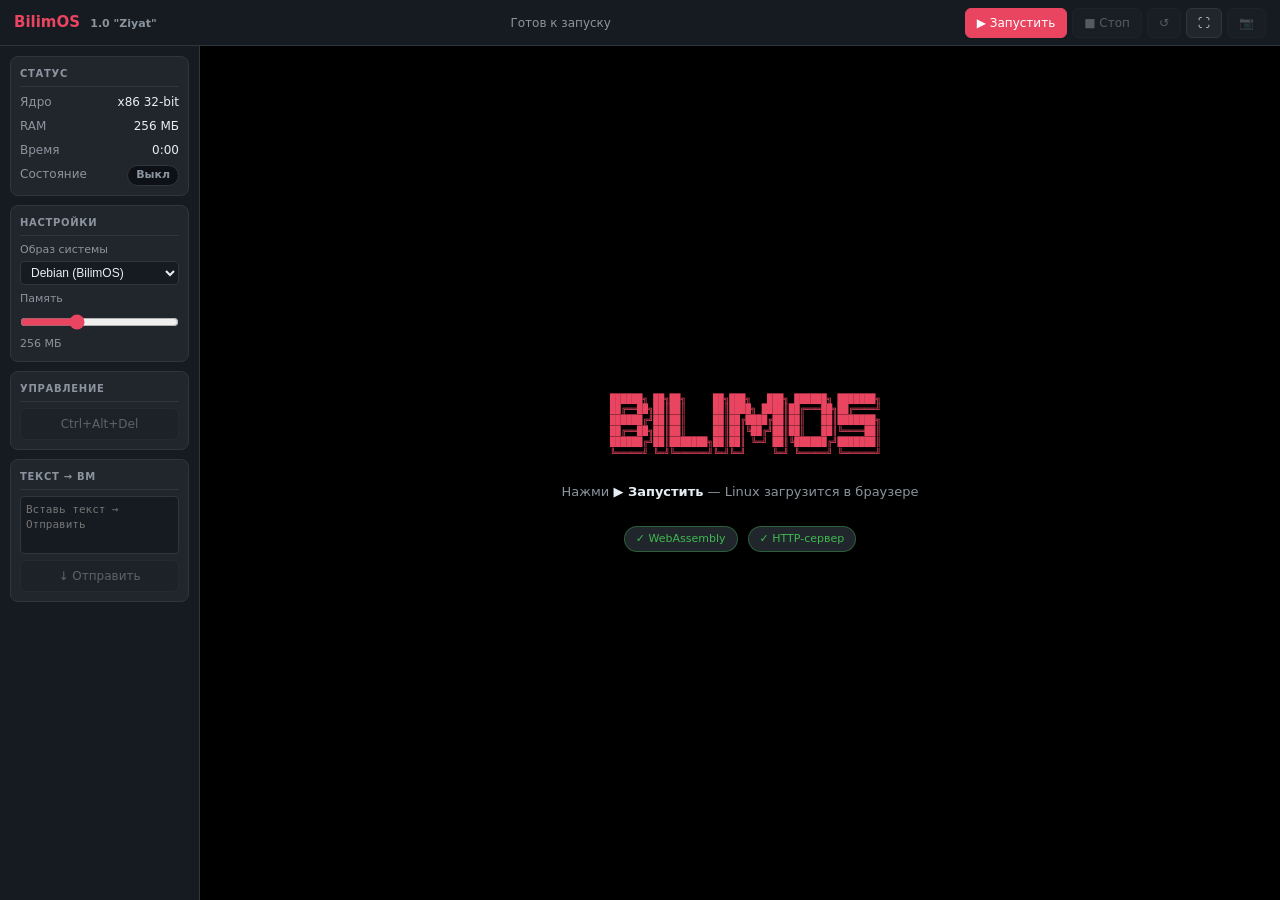
<file: bilimos.html>
<!DOCTYPE html>
<html lang="ru">
<head>
<meta charset="UTF-8">
<meta name="viewport" content="width=device-width, initial-scale=1.0">
<title>BilimOS — Linux в браузере</title>
<style>
*{box-sizing:border-box;margin:0;padding:0}
:root{
  --bg:#0d1117;--bg2:#161b22;--bg3:#21262d;
  --brd:#30363d;--acc:#e94560;
  --txt:#e6edf3;--muted:#8b949e;
  --grn:#3fb950;--ylw:#d29922;--red:#f85149;
}
html,body{height:100%;background:var(--bg);color:var(--txt);
  font:13px/1.5 system-ui,sans-serif;overflow:hidden}

/* ── topbar ── */
.bar{height:46px;background:var(--bg2);border-bottom:1px solid var(--brd);
  display:flex;align-items:center;padding:0 14px;gap:10px;
  position:fixed;top:0;left:0;right:0;z-index:9}
.logo{font-weight:700;font-size:15px;color:var(--acc);white-space:nowrap}
.logo em{color:var(--muted);font-size:11px;font-style:normal;margin-left:5px}
.bar-st{flex:1;text-align:center;color:var(--muted);font-size:12px;
  overflow:hidden;text-overflow:ellipsis;white-space:nowrap}
.bar-r{display:flex;gap:5px;flex-shrink:0}
button{cursor:pointer;font:inherit}
.b{padding:5px 11px;border-radius:6px;border:1px solid var(--brd);
   background:var(--bg3);color:var(--txt);font-size:12px;
   transition:border-color .15s,opacity .15s}
.b:hover:not(:disabled){border-color:var(--acc);color:var(--acc)}
.b:disabled{opacity:.3;cursor:not-allowed}
.b.go{background:var(--acc);border-color:var(--acc);color:#fff}
.b.go:hover:not(:disabled){opacity:.85}

/* ── layout ── */
.wrap{display:flex;height:calc(100vh - 46px);margin-top:46px}

/* ── sidebar ── */
.side{width:200px;background:var(--bg2);border-right:1px solid var(--brd);
  padding:10px;display:flex;flex-direction:column;gap:9px;
  overflow-y:auto;flex-shrink:0}
.side::-webkit-scrollbar{width:3px}
.side::-webkit-scrollbar-thumb{background:var(--brd);border-radius:2px}
.card{background:var(--bg3);border:1px solid var(--brd);border-radius:8px;
  padding:9px;display:flex;flex-direction:column;gap:6px}
.ct{font-size:10px;font-weight:600;text-transform:uppercase;
  letter-spacing:.07em;color:var(--muted);padding-bottom:5px;
  border-bottom:1px solid var(--brd)}
.row{display:flex;justify-content:space-between;font-size:12px;color:var(--muted)}
.row b{color:var(--txt);font-weight:500}
.badge{padding:1px 8px;border-radius:20px;font-size:11px;font-weight:600}
.off{background:var(--bg);color:var(--muted);border:1px solid var(--brd)}
.run{background:#3fb95020;color:var(--grn);border:1px solid #3fb95050}
.load{background:#d2992220;color:var(--ylw);border:1px solid #d2992250}
lbl-w{display:block}
.lbl{display:flex;flex-direction:column;gap:3px;
  font-size:11px;color:var(--muted);cursor:pointer}
.lbl select,.lbl input[type=range]{
  background:var(--bg2);border:1px solid var(--brd);
  color:var(--txt);padding:3px 6px;border-radius:4px;font-size:12px}
.lbl input[type=range]{padding:2px;accent-color:var(--acc)}
.btn{width:100%;padding:6px;border-radius:6px;border:1px solid var(--brd);
  background:var(--bg2);color:var(--txt);font-size:12px}
.btn:hover:not(:disabled){border-color:var(--acc);color:var(--acc)}
.btn:disabled{opacity:.3;cursor:not-allowed}
textarea{width:100%;background:var(--bg2);border:1px solid var(--brd);
  color:var(--txt);padding:5px;border-radius:4px;font:11px/1.4 monospace;resize:none}
textarea:focus{outline:none;border-color:var(--acc)}

/* ── vm area ── */
.vm{flex:1;background:#000;display:flex;flex-direction:column;
  align-items:center;justify-content:center;position:relative;overflow:hidden}

/* splash */
.splash{display:flex;flex-direction:column;align-items:center;
  gap:22px;padding:28px 16px;text-align:center}
.ascii{font-family:monospace;font-size:clamp(4px,1vw,9px);
  line-height:1.2;color:var(--acc);white-space:pre}
.splash p{color:var(--muted);font-size:13px;line-height:1.8}
.splash strong{color:var(--txt)}
.tags{display:flex;gap:10px;flex-wrap:wrap;justify-content:center}
.tag{padding:4px 11px;background:var(--bg3);border:1px solid var(--brd);
  border-radius:20px;font-size:11px;color:var(--muted)}
.tag.ok{border-color:#3fb95060;color:var(--grn)}
.tag.fail{border-color:#f8514960;color:var(--red)}

/* warning banner */
.warn-box{background:#d2992215;border:1px solid #d2992250;border-radius:8px;
  padding:12px 16px;max-width:480px;text-align:left;font-size:12px;line-height:1.7}
.warn-box .wt{color:var(--ylw);font-weight:700;margin-bottom:4px}
.warn-box code{background:var(--bg3);padding:1px 5px;border-radius:4px;
  font-family:monospace;font-size:11px}

/* screen */
#sc{width:100%;height:100%;display:none;
  align-items:center;justify-content:center;background:#000;cursor:crosshair}
#sc canvas{image-rendering:pixelated;max-width:100%;max-height:calc(100% - 24px)}

/* progress */
.prg{display:none;flex-direction:column;align-items:center;gap:11px;padding:24px}
.prg-t{font-size:13px;color:var(--txt)}
.prg-track{width:280px;height:5px;background:var(--bg3);border-radius:3px;
  overflow:hidden;border:1px solid var(--brd)}
.prg-bar{height:100%;width:0;background:linear-gradient(90deg,#0f3460,var(--acc));
  border-radius:3px;transition:width .3s}
.prg-info{font-size:11px;color:var(--muted)}

/* spinner */
@keyframes spin{to{transform:rotate(360deg)}}
.spin{width:28px;height:28px;border:3px solid var(--brd);
  border-top-color:var(--acc);border-radius:50%;
  animation:spin .8s linear infinite}

/* statusbar */
.sbar{position:absolute;bottom:0;left:0;right:0;height:22px;
  background:#000000aa;border-top:1px solid var(--brd);display:none;
  align-items:center;padding:0 12px;gap:0;font-size:11px;color:var(--muted)}
.sep{margin:0 8px;opacity:.3}

/* fullscreen */
:fullscreen .bar,:fullscreen .side{display:none}
:fullscreen .wrap{margin-top:0;height:100vh}

@media(max-width:560px){
  .side{width:100%;flex-direction:row;flex-wrap:wrap;
    height:auto;border-right:none;border-bottom:1px solid var(--brd);overflow-x:auto}
  .card{min-width:150px;flex:1}
  .wrap{flex-direction:column;overflow-y:auto;height:auto}
  .vm{min-height:55vw}
  .ascii{font-size:3px}
}
</style>
</head>
<body>

<header class="bar">
  <div class="logo">BilimOS <em>1.0 "Ziyat"</em></div>
  <div class="bar-st" id="st">Готов к запуску</div>
  <div class="bar-r">
    <button class="b go" id="bStart">▶ Запустить</button>
    <button class="b" id="bStop"    disabled>■ Стоп</button>
    <button class="b" id="bRestart" disabled>↺</button>
    <button class="b" id="bFs">⛶</button>
    <button class="b" id="bShot"    disabled>📷</button>
  </div>
</header>

<div class="wrap">

  <aside class="side">
    <div class="card">
      <div class="ct">Статус</div>
      <div class="row"><span>Ядро</span><b>x86 32-bit</b></div>
      <div class="row"><span>RAM</span><b id="iRam">256 МБ</b></div>
      <div class="row"><span>Время</span><b id="iUp">0:00</b></div>
      <div class="row"><span>Состояние</span>
        <span class="badge off" id="iBadge">Выкл</span>
      </div>
    </div>

    <div class="card">
      <div class="ct">Настройки</div>
      <label class="lbl">Образ системы
        <select id="cProf">
          <option value="lite">Lite — быстрый старт</option>
          <option value="debian" selected>Debian (BilimOS)</option>
          <option value="alpine">Alpine Linux</option>
        </select>
      </label>
      <label class="lbl">Память
        <input type="range" id="cRam" min="128" max="512" value="256" step="128">
        <span id="cRamL">256 МБ</span>
      </label>
    </div>

    <div class="card">
      <div class="ct">Управление</div>
      <button class="btn" id="bCAD" disabled>Ctrl+Alt+Del</button>
    </div>

    <div class="card">
      <div class="ct">Текст → ВМ</div>
      <textarea id="clip" rows="3" placeholder="Вставь текст → Отправить"></textarea>
      <button class="btn" id="bClip" disabled>↓ Отправить</button>
    </div>
  </aside>

  <section class="vm">

    <div class="splash" id="splash">
      <pre class="ascii">  ██████╗ ██╗██╗     ██╗███╗   ███╗ ██████╗ ███████╗
  ██╔══██╗██║██║     ██║████╗ ████║██╔═══██╗██╔════╝
  ██████╔╝██║██║     ██║██╔████╔██║██║   ██║███████╗
  ██╔══██╗██║██║     ██║██║╚██╔╝██║██║   ██║╚════██║
  ██████╔╝██║███████╗██║██║ ╚═╝ ██║╚██████╔╝███████║
  ╚═════╝ ╚═╝╚══════╝╚═╝╚═╝     ╚═╝ ╚═════╝ ╚══════╝</pre>

      <!-- предупреждение если открыт с диска -->
      <div class="warn-box" id="warnFile" style="display:none">
        <div class="wt">⚠ Файл открыт напрямую с диска</div>
        Браузер блокирует загрузку ресурсов из <code>file://</code>.<br>
        Нужно открыть через HTTP-сервер. Два простых варианта:<br><br>
        <b>1. Загрузи на netlify.com</b> (бесплатно, 30 сек):<br>
        Открой <code>netlify.com</code> → перетащи этот HTML-файл на страницу.<br><br>
        <b>2. Локальный сервер</b> (если есть Python):<br>
        <code>python3 -m http.server 8080</code><br>
        затем открой <code>http://localhost:8080/bilimos.html</code>
      </div>

      <p id="splashHint">Нажми <strong>▶ Запустить</strong> — Linux загрузится в браузере</p>
      <div class="tags">
        <div class="tag" id="tWasm">… WebAssembly</div>
        <div class="tag" id="tNet">… Сеть</div>
      </div>
    </div>

    <div id="sc">
      <div style="white-space:pre;font-family:monospace;font-size:13px" id="screen_text"></div>
      <canvas id="vga_canvas"></canvas>
    </div>

    <div class="prg" id="prg">
      <div class="spin"></div>
      <div class="prg-t" id="prgT">Загрузка v86...</div>
      <div class="prg-track"><div class="prg-bar" id="prgB"></div></div>
      <div class="prg-info" id="prgI"></div>
    </div>

    <div class="sbar" id="sbar">
      <span id="sbState">Запуск...</span>
      <span class="sep">|</span>
      <span id="sbCpu">CPU: –</span>
      <span class="sep">|</span>
      <span>Кликни на экран для ввода</span>
    </div>

  </section>
</div>

<script>
(function(){
"use strict";

// ── Конфиг образов (серверы copy.sh — публичный CORS) ─────────────────────
var BASE   = "https://copy.sh/v86";
var BIOS   = BASE + "/bios/seabios.bin";
var VGAB   = BASE + "/bios/vgabios.bin";
var WASM   = BASE + "/build/v86.wasm";

var PROFILES = {
  lite:   { bzimage: BASE+"/images/buildroot-bzimage.bin", mem:128 },
  debian: { bzimage: BASE+"/images/buildroot-bzimage.bin",
            hda:     BASE+"/images/debian-9p-rootfs-flat.img", mem:256 },
  alpine: { cdrom:   BASE+"/images/alpine-x86-3.12.0.iso", mem:256 },
};

// ── DOM ────────────────────────────────────────────────────────────────────
function g(id){ return document.getElementById(id); }

var vm=null, utimer=null, usec=0;

// ── Проверки ───────────────────────────────────────────────────────────────
var isFile = location.protocol === "file:";
var hasWasm = typeof WebAssembly !== "undefined";

setTag("tWasm", hasWasm, "WebAssembly");
setTag("tNet",  !isFile, "HTTP-сервер");

if(isFile){
  g("warnFile").style.display = "block";
  g("splashHint").style.display = "none";
  g("bStart").disabled = true;
}
if(!hasWasm) g("bStart").disabled = true;

function setTag(id, ok, label){
  var el = g(id);
  el.className = "tag " + (ok?"ok":"fail");
  el.textContent = (ok?"✓ ":"✗ ") + label;
}

// ── RAM slider ─────────────────────────────────────────────────────────────
g("cRam").oninput = function(){
  g("cRamL").textContent = this.value + " МБ";
  g("iRam").textContent  = this.value + " МБ";
};

// ── Утилиты ────────────────────────────────────────────────────────────────
function setSt(t){ g("st").textContent = t; }
function setBadge(cls,label){
  var b = g("iBadge");
  b.className = "badge "+cls;
  b.textContent = label;
}
function setVM(on){
  ["bStop","bRestart","bCAD","bClip","bShot"].forEach(function(id){
    g(id).disabled = !on;
  });
  g("bStart").disabled = on;
  g("cRam").disabled   = on;
  g("cProf").disabled  = on;
}
function tick(){
  usec++;
  g("iUp").textContent = Math.floor(usec/60)+":"+("0"+usec%60).slice(-2);
}

// ── Динамическая загрузка v86 ──────────────────────────────────────────────
function loadScript(src, cb){
  var s = document.createElement("script");
  s.src = src;
  s.onload = cb;
  s.onerror = function(){ showErr("Не удалось загрузить v86. Проверь интернет-соединение."); };
  document.head.appendChild(s);
}

// ── Запуск ─────────────────────────────────────────────────────────────────
g("bStart").onclick = function(){
  g("splash").style.display = "none";
  g("prg").style.display    = "flex";
  g("sbar").style.display   = "flex";
  setSt("Загрузка эмулятора v86...");
  setBadge("load","Загрузка");
  setVM(true);

  // Сначала грузим библиотеку v86, потом запускаем
  loadScript(BASE+"/build/libv86.js", function(){ startVM(); });
};

function startVM(){
  var prof = PROFILES[g("cProf").value];
  var ram  = parseInt(g("cRam").value);

  g("prgT").textContent = "Загрузка образа Linux...";
  setSt("Загрузка образа...");

  var cfg = {
    wasm_path:       WASM,
    memory_size:     ram * 1024 * 1024,
    vga_memory_size: 8   * 1024 * 1024,
    screen_container: g("sc"),
    bios:     { url: BIOS },
    vga_bios: { url: VGAB },
    autostart: true,
    acpi: true,
  };
  if(prof.bzimage) cfg.bzimage = { url: prof.bzimage };
  if(prof.hda)     cfg.hda     = { url: prof.hda, async: true, size: 0 };
  if(prof.cdrom)   cfg.cdrom   = { url: prof.cdrom, async: true, size: 0 };

  try{ vm = new V86(cfg); }
  catch(e){ showErr("Ошибка запуска: " + e.message); return; }

  vm.add_listener("download_progress", function(ev){
    if(ev.total){
      var pct = Math.round(ev.loaded/ev.total*100);
      g("prgB").style.width = pct + "%";
      g("prgI").textContent =
        (ev.loaded/1048576).toFixed(1)+" МБ / "+(ev.total/1048576).toFixed(1)+" МБ";
    }
  });

  vm.add_listener("emulator-ready", function(){
    g("prg").style.display = "none";
    g("sc").style.display  = "flex";
    setSt("BilimOS запускается...");
    g("sbState").textContent = "Загрузка ядра...";
    setBadge("run","Работает");
    usec = 0;
    utimer = setInterval(tick, 1000);
  });

  vm.add_listener("screen-set-mode", function(m){
    g("sbState").textContent = m==="text" ? "Текстовый режим" : "Графика";
    if(m!=="text") setSt("BilimOS работает");
  });

  vm.add_listener("emulator-stopped", function(){
    setSt("Остановлена"); setBadge("off","Выкл");
    setVM(false); clearInterval(utimer);
  });
}

function showErr(msg){
  setSt("Ошибка"); setBadge("off","Ошибка"); setVM(false);
  g("prg").style.display    = "none";
  g("splash").style.display = "flex";
  g("splashHint").textContent = "⚠ " + msg;
  g("splashHint").style.color = "var(--red)";
  g("splashHint").style.display = "block";
}

// ── Кнопки ─────────────────────────────────────────────────────────────────
g("bStop").onclick = function(){
  if(!vm) return;
  vm.stop(); vm = null;
  clearInterval(utimer);
  g("sc").style.display     = "none";
  g("splash").style.display = "flex";
  g("sbar").style.display   = "none";
  g("warnFile").style.display = isFile ? "block" : "none";
  g("splashHint").textContent = "Нажми ▶ Запустить — Linux загрузится в браузере";
  g("splashHint").style.color = "";
  g("splashHint").style.display = isFile ? "none" : "block";
  setSt("Готов к запуску"); setBadge("off","Выкл");
  setVM(false); g("iUp").textContent = "0:00";
};

g("bRestart").onclick = function(){ if(vm){ vm.restart(); usec=0; } };

g("bCAD").onclick = function(){
  if(!vm) return;
  vm.keyboard_send_scancodes([0x1d,0x38,0x53,0xd3,0xb8,0x9d]);
};

g("bClip").onclick = function(){
  var t = g("clip").value;
  if(vm && t){ vm.keyboard_send_text(t); g("clip").value = ""; }
};

g("bFs").onclick = function(){
  if(!document.fullscreenElement)
    document.documentElement.requestFullscreen && document.documentElement.requestFullscreen();
  else
    document.exitFullscreen && document.exitFullscreen();
};

g("bShot").onclick = function(){
  var c = document.getElementById("vga_canvas");
  if(!c) return;
  var a = document.createElement("a");
  a.download = "bilimos.png"; a.href = c.toDataURL(); a.click();
};

})();
</script>
</body>
</html>
</file>
